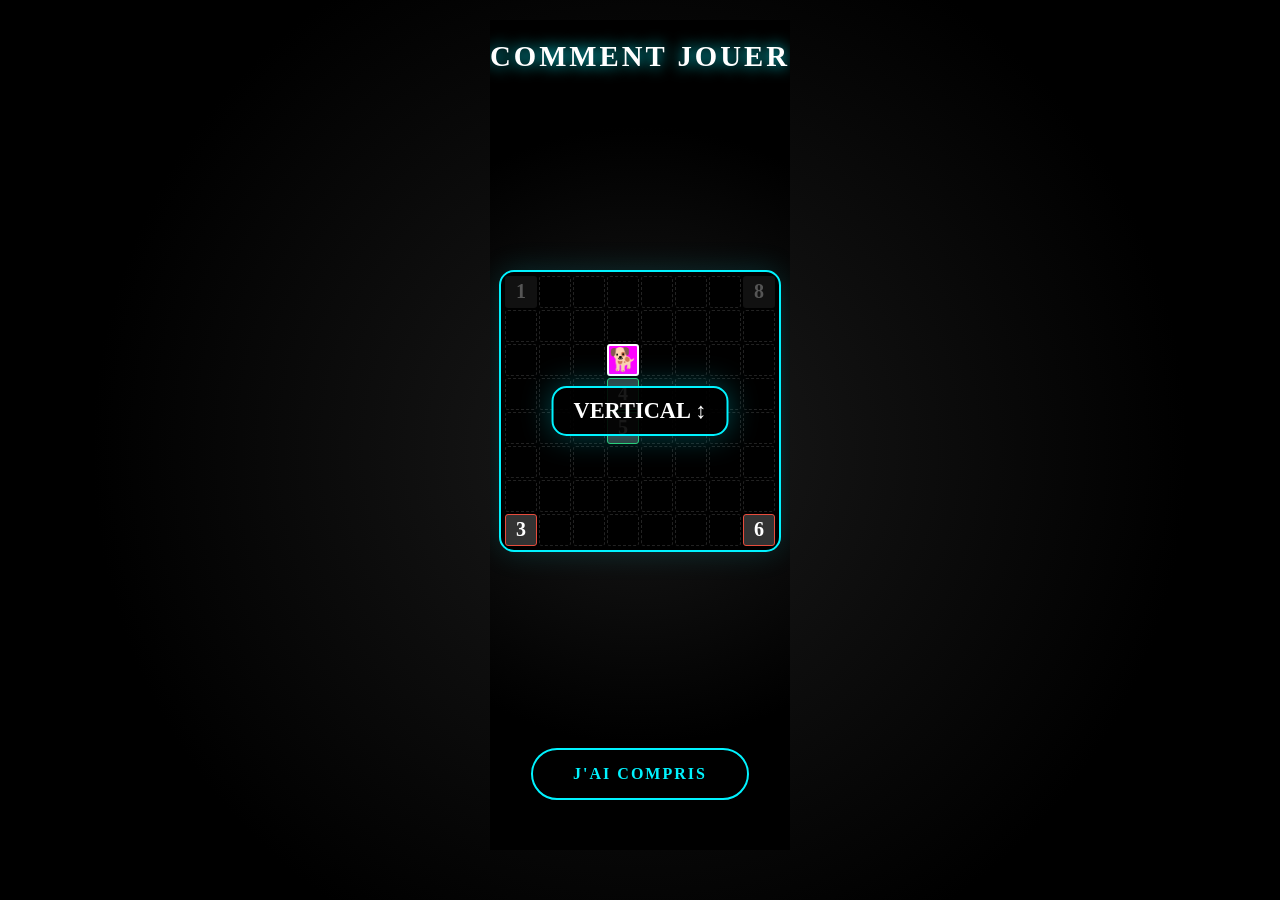
<file: demo.html>
<!DOCTYPE html>
<html lang="fr">
<head>
    <meta charset="UTF-8">
    <meta name="viewport" content="width=device-width, initial-scale=1.0, maximum-scale=1.0, user-scalable=no">
    <title>TOPDOG - Démo</title>
    
    
   <style>

       * { box-sizing: border-box; }
        /* 1. FOND ET LAYOUT (STRATÉGIE SANDWICH) */
        html, body {
            background-color: #000 !important;
            background-image: radial-gradient(circle at center, #1a1a1a 0%, #000 70%);
            
            /* Hauteur dynamique 100% de l'écran visible */
            height: 100dvh; 
            margin: 0; padding: 0;
            
            display: flex; 
            flex-direction: column; 
            
            /* C'est ICI le secret : On écarte les éléments au max */
            /* Le titre monte, le bouton descend, la grille reste au milieu */
            justify-content: space-between; 
            align-items: center;
            
            overflow: hidden; /* Pas de scroll */
            
            /* Marges de sécurité pour ne pas coller aux bords du téléphone */
            padding-top: max(20px, env(safe-area-inset-top));
            padding-bottom: max(50px, env(safe-area-inset-bottom));
        }
        
        /* 2. LE TITRE (FIXÉ EN HAUT) */
        .demo-title {
            flex: 0 0 auto; /* Ne rétrécit pas */
            font-size: clamp(1.2em, 5vw, 1.8em);
            color: #fff; font-weight: 900;
            text-shadow: 0 0 15px #00f3ff;
            text-transform: uppercase; letter-spacing: 3px;
            text-align: center;
            margin-bottom: 10px;
        }

        /* 3. CONTENEUR CENTRAL (LA GRILLE) */
        .demo-container {
            /* FLEXIBILITÉ TOTALE */
            flex: 1; /* Occupe tout l'espace libre au milieu */
            min-height: 0; /* Autorise le rétrécissement extrême si nécessaire */
            
            display: flex; align-items: center; justify-content: center;
            position: relative;
            width: 100%;
        }

        /* 4. LA GRILLE ELLE-MÊME */
        #game-grid {
            pointer-events: none;
            border: 2px solid #00f3ff;
            box-shadow: 0 0 30px rgba(0, 243, 255, 0.15);
            background: #000;
            border-radius: 15px;
            
            display: grid; grid-template-columns: repeat(8, 1fr); grid-template-rows: repeat(8, 1fr); gap: 2px;
            padding: 4px;
            
            /* TAILLE INTELLIGENTE */
            /* La grille essaie de faire 320px */
            /* MAIS elle ne dépassera jamais la largeur de l'écran (90%) */
            /* ET SURTOUT : elle ne dépassera jamais l'espace libre en hauteur ! */
            width: auto;
            height: auto;
            max-width: min(320px, 90vw);
            max-height: min(320px, 90vw);
            
            aspect-ratio: 1 / 1; /* Carré parfait obligatoire */
        }

        /* TUILES */
        .tile {
            width: 100%; height: 100%;
            display: flex; align-items: center; justify-content: center;
            /* Police adaptative */
            font-size: clamp(10px, 4cqi, 20px); 
            font-weight: bold; border-radius: 3px;
            background: #111; color: #555;
        }
        .tile.nine {
            background: #ff00ff !important; color: #fff !important;
            font-size: 1.4em; border: 2px solid #fff; z-index: 10;
        }
        .tile.val-4, .tile.val-5 { color: #fff; background: #333; border: 1px solid #2ecc71; }
        .tile.val-7, .tile.val-2 { color: #fff; background: #333; border: 1px solid #f1c40f; }
        .tile.val-6, .tile.val-3 { color: #fff; background: #333; border: 1px solid #e74c3c; }
        .tile.empty { background: transparent; border: 1px dashed #222; }
        .tile.selected { background: #fff !important; color: #000 !important; transform: scale(1.1); }

        /* 5. BULLE D'INFO */
        .math-bubble {
            position: absolute;
            top: 50%; left: 50%;
            transform: translate(-50%, -50%);
            
            background: rgba(0, 0, 0, 0.9);
            border: 2px solid #00f3ff;
            color: #fff;
            
            padding: 10px 20px; border-radius: 15px;
            font-weight: 900; 
            font-size: clamp(1em, 4vw, 1.4em);
            
            text-align: center;
            box-shadow: 0 0 30px rgba(0, 243, 255, 0.3);
            
            opacity: 0; transition: opacity 0.3s, transform 0.3s;
            z-index: 2000; pointer-events: none;
            white-space: nowrap;
        }

        /* 6. MAIN FANTÔME */
        #ghost-hand {
            position: absolute; font-size: 40px; z-index: 3000;
            transition: all 0.5s ease-in-out; pointer-events: none; display: none;
            filter: drop-shadow(0 0 5px #000);
            /* Important : La main est positionnée par JS, rien à changer ici */
        }

        /* 7. BOUTON RETOUR (FIXÉ EN BAS) */
        .btn-close-demo {
            flex: 0 0 auto; /* Ne rétrécit pas */
            margin-top: 10px;
            background: transparent; border: 2px solid #00f3ff; color: #00f3ff;
            padding: 15px 40px; border-radius: 50px;
            font-size: 1em; cursor: pointer; text-decoration: none; font-weight: bold;
            text-transform: uppercase; letter-spacing: 2px; transition: 0.3s;
        }
        .btn-close-demo:hover { background: #00f3ff; color: #000; box-shadow: 0 0 20px #00f3ff; }

    </style>

    
</head>
<body>

    <div class="demo-title">COMMENT JOUER</div>

    <div class="demo-container">
        <div id="game-grid"></div>
        <div id="ghost-hand">👆</div>
        <div id="math-display" class="math-bubble"></div>
    </div>

    <a href="index.html" class="btn-close-demo">J'AI COMPRIS</a>

    <script>
        const gridEl = document.getElementById('game-grid');
        const hand = document.getElementById('ghost-hand');
        const bubble = document.getElementById('math-display');

        // ETAT GLOBAL DE LA GRILLE
        let demoState = [];

        // --- GÉNÉRATEUR DE GRILLE ---
        function resetGrid(type) {
            // Remplit de vide
            demoState = Array(8).fill().map(() => Array(8).fill(0));
            
            // Remplit de "bruit" (décor) autour pour faire joli
            demoState[0][0] = 1; demoState[0][7] = 8; demoState[7][0] = 3; demoState[7][7] = 6;

            if(type === 1) { // VERTICAL (CHIEN)
                demoState[2][3] = 9; // Chien
                demoState[3][3] = 4; // 4
                demoState[4][3] = 5; // 5
            } 
            else if(type === 2) { // DIAGONAL
                demoState[3][3] = 7; 
                demoState[4][4] = 2; 
                demoState[2][3] = 1; // Décor
            } 
            else if(type === 3) { // HORIZONTAL
                demoState[4][2] = 6;
                demoState[4][3] = 3;
                demoState[5][2] = 8; // Décor
            }
            renderGrid();
        }

        function renderGrid() {
            gridEl.innerHTML = '';
            for(let r=0; r<8; r++) {
                for(let c=0; c<8; c++) {
                    let val = demoState[r][c];
                    let tile = document.createElement('div');
                    tile.className = 'tile';
                    tile.dataset.r = r; tile.dataset.c = c;
                    
                    if(val === 9) {
                        tile.classList.add('nine'); tile.innerText = '🐕'; 
                    } else if (val > 0) {
                        tile.innerText = val; tile.classList.add('val-'+val);
                    } else {
                        tile.classList.add('empty');
                    }
                    gridEl.appendChild(tile);
                }
            }
        }

        // --- MOTEUR DES SCÉNARIOS ---
        async function runFullDemo() {
            while(true) {
                // SCÉNARIO 1 : VERTICAL
                resetGrid(1);
                showBubble("VERTICAL ↕️");
                await wait(1500);
                await playMove(3,3, 4,3, "4 + 5 = 9", true); // True = Chute du chien
                await wait(1000);

                // SCÉNARIO 2 : DIAGONAL
                resetGrid(2);
                showBubble("DIAGONAL ↗️");
                await wait(1500);
                await playMove(3,3, 4,4, "7 + 2 = 9", false);
                await wait(1000);

                // SCÉNARIO 3 : HORIZONTAL
                resetGrid(3);
                showBubble("HORIZONTAL ↔️");
                await wait(1500);
                await playMove(4,2, 4,3, "6 + 3 = 9", false);
                await wait(1000);
            }
        }

        // --- FONCTION GÉNÉRIQUE POUR JOUER UN COUP ---
        async function playMove(r1, c1, r2, c2, text, isDogFall) {
            hideBubble();
            await wait(500);

            // Clic 1
            await moveHandTo(r1, c1);
            highlight(r1, c1);
            await wait(400);

            // Clic 2
            await moveHandTo(r2, c2);
            highlight(r2, c2);
            await wait(400);

            // Explication
            showBubble(text);
            await wait(1500);
            hideBubble();

            // Disparition
            hand.style.display = 'none';
            let t1 = document.querySelector(`.tile[data-r="${r1}"][data-c="${c1}"]`);
            let t2 = document.querySelector(`.tile[data-r="${r2}"][data-c="${c2}"]`);
            if(t1) t1.style.transform = "scale(0)";
            if(t2) t2.style.transform = "scale(0)";
            await wait(300);

            // Mise à jour logique (visuelle)
            demoState[r1][c1] = 0;
            demoState[r2][c2] = 0;
            
            if(isDogFall) {
                // Fait tomber le chien qui était au dessus (hardcodé pour la démo)
                demoState[r1][c1] = 9; 
                demoState[r1-1][c1] = 0; 
            }
            renderGrid();

            if(isDogFall) {
                showBubble("LE CHIEN DESCEND !");
                await wait(2000);
                hideBubble();
            }
        }

        // --- OUTILS ---
        function wait(ms) { return new Promise(resolve => setTimeout(resolve, ms)); }

        function moveHandTo(r, c) {
            return new Promise(resolve => {
                hand.style.display = 'block';
                const tile = document.querySelector(`.tile[data-r="${r}"][data-c="${c}"]`);
                if(tile) {
                    // Calcul précis relatif au conteneur .demo-container
                    // On n'utilise pas getBoundingClientRect de la page entière, mais les offsets
                    const tileLeft = tile.offsetLeft;
                    const tileTop = tile.offsetTop;
                    const tileW = tile.offsetWidth;
                    const tileH = tile.offsetHeight;

                    // On ajoute le padding de la grille (4px)
                    hand.style.left = (tileLeft + 4 + tileW/2 - 20) + 'px';
                    hand.style.top = (tileTop + 4 + tileH/2) + 'px';
                    
                    hand.style.transform = 'scale(1.2)';
                    setTimeout(() => {
                        hand.style.transform = 'scale(1)';
                        resolve();
                    }, 400);
                } else { resolve(); }
            });
        }

        function highlight(r, c) {
            const tile = document.querySelector(`.tile[data-r="${r}"][data-c="${c}"]`);
            if(tile) tile.classList.add('selected');
        }

        function showBubble(text) {
            bubble.innerText = text;
            bubble.style.opacity = 1;
            bubble.style.transform = "translate(-50%, -50%) scale(1)";
        }
        function hideBubble() { 
            bubble.style.opacity = 0; 
            bubble.style.transform = "translate(-50%, -50%) scale(0.8)";
        }

        // DÉMARRAGE
        window.onload = () => {
            runFullDemo();
        };
    </script>
</body>
</html>
</file>
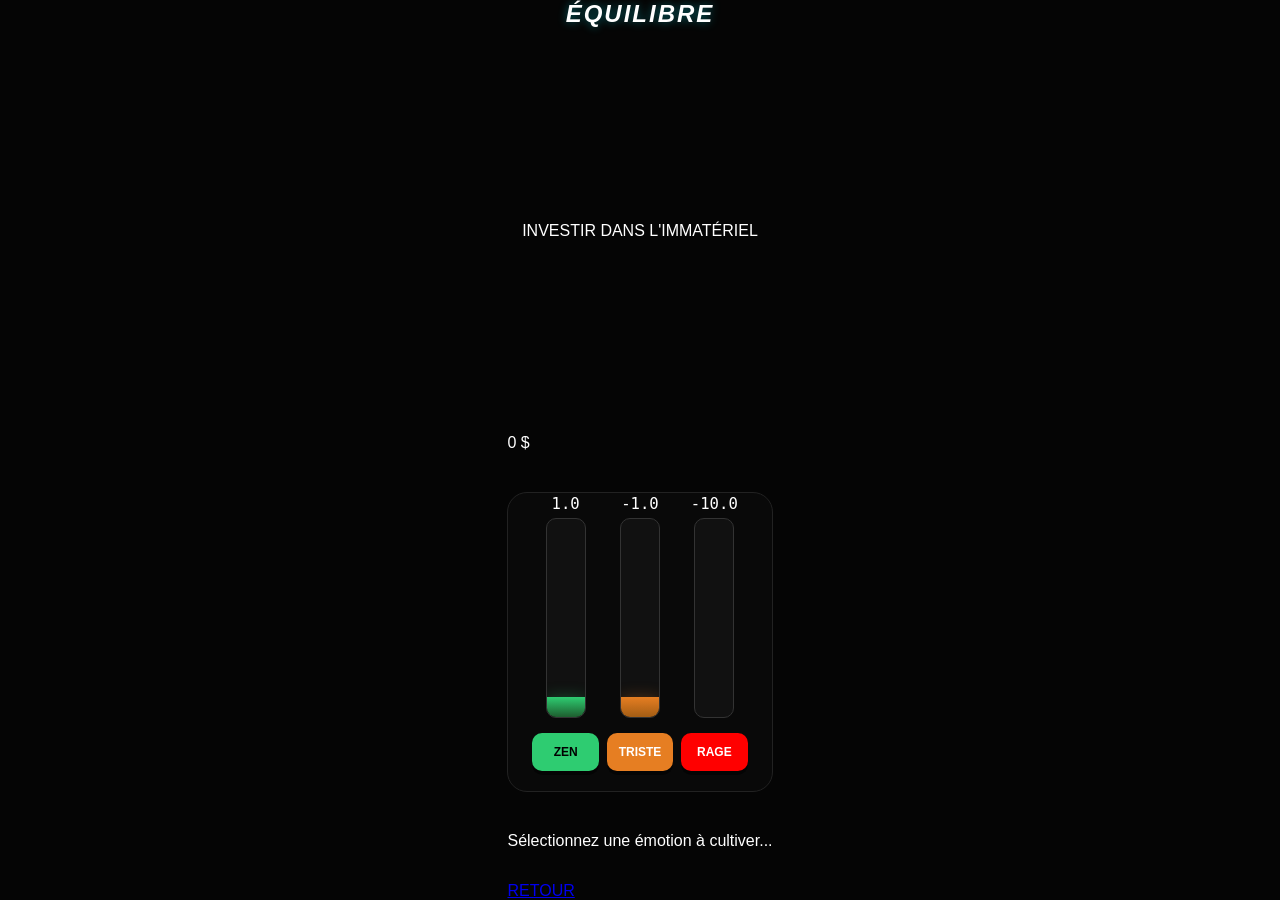
<file: mood.html>
<!DOCTYPE html>
<html lang="fr">
<head>
    <meta charset="UTF-8">
    <meta name="viewport" content="width=device-width, initial-scale=1.0, maximum-scale=1.0, user-scalable=no">
    <title>TOPDOG - État d'Esprit</title>
    <link rel="stylesheet" href="style.css">
    <style>
        .mood-container {
            display: flex; justify-content: space-around; align-items: flex-end;
            height: 300px; margin: 40px 0; padding: 20px; background: rgba(255,255,255,0.02);
            border-radius: 20px; border: 1px solid #222;
        }

        .thermo-wrap { 
    display: flex; 
    flex-direction: column; 
    align-items: center; 
    /* On force la largeur à 30% sans aucune possibilité de rétrécir */
    flex: 0 0 30%; 
}


        .thermo-bar {
            width: 40px; height: 200px; background: #111; border: 1px solid #333;
            border-radius: 10px; position: relative; overflow: hidden;
        }

        .fill { position: absolute; bottom: 0; width: 100%; transition: height 0.5s ease-out; }

        .btn-invest {
    margin-top: 15px; 
    padding: 12px 2px; /* Un peu plus de hauteur, moins de largeur interne */
    border-radius: 10px; 
    border: none;
    font-weight: bold; 
    cursor: pointer; 
    width: 100%; 
    font-size: 0.75em; /* On réduit très légèrement la police pour la sécurité */
    
    /* --- SÉCURITÉ ANTI-DÉFORMATION --- */
    white-space: nowrap;  /* Interdit au texte de passer sur deux lignes */
    overflow: hidden;     /* Coupe ce qui dépasse au cas où */
    text-align: center;
    display: block;
}


        #fill-green { background: linear-gradient(0deg, #1e5e2f, #2ecc71); box-shadow: 0 0 15px rgba(46, 204, 113, 0.3); }
        #fill-orange { background: linear-gradient(0deg, #a35d14, #e67e22); box-shadow: 0 0 15px rgba(230, 126, 34, 0.3); }
        #fill-red { background: linear-gradient(0deg, #7a1111, #ff0000); box-shadow: 0 0 15px rgba(255, 0, 0, 0.3); }
        .label-val { color: #fff; font-family: monospace; margin-bottom: 5px; font-size: 1.2em; }
    </style>
</head>
<body class="skin-bg">
    <h1 class="main-title">ÉQUILIBRE</h1>
    <div class="subtitle">INVESTIR DANS L'IMMATÉRIEL</div>

    <div class="vip-card">
        <div class="status-bar">
            <div class="money" id="wallet-display">0 $</div>
        </div>

        <div class="mood-container">
            <div class="thermo-wrap">
                <span id="val-green" class="label-val">0</span>
                <div class="thermo-bar"><div id="fill-green" class="fill" style="height: 0%;"></div></div>
                <button onclick="invest('green')" class="btn-invest" style="background: #2ecc71; color: #000;">ZEN</button>
            </div>
            <div class="thermo-wrap">
                <span id="val-orange" class="label-val">0</span>
                <div class="thermo-bar"><div id="fill-orange" class="fill" style="height: 0%;"></div></div>
                <button onclick="invest('orange')" class="btn-invest" style="background: #e67e22; color: #fff;">TRISTE</button>
            </div>
            <div class="thermo-wrap">
                <span id="val-red" class="label-val">0</span>
                <div class="thermo-bar"><div id="fill-red" class="fill" style="height: 0%;"></div></div>
                <button onclick="invest('red')" class="btn-invest" style="background: #ff0000; color: #fff;">RAGE</button>
            </div>
        </div>

        <div id="mood-desc" class="desc-text" style="min-height: 50px;">Sélectionnez une émotion à cultiver...</div>
        <a href="index.html" class="btn btn-demo">RETOUR</a>
    </div>

    <script src="mood.js"></script>
</body>
</html>
</file>
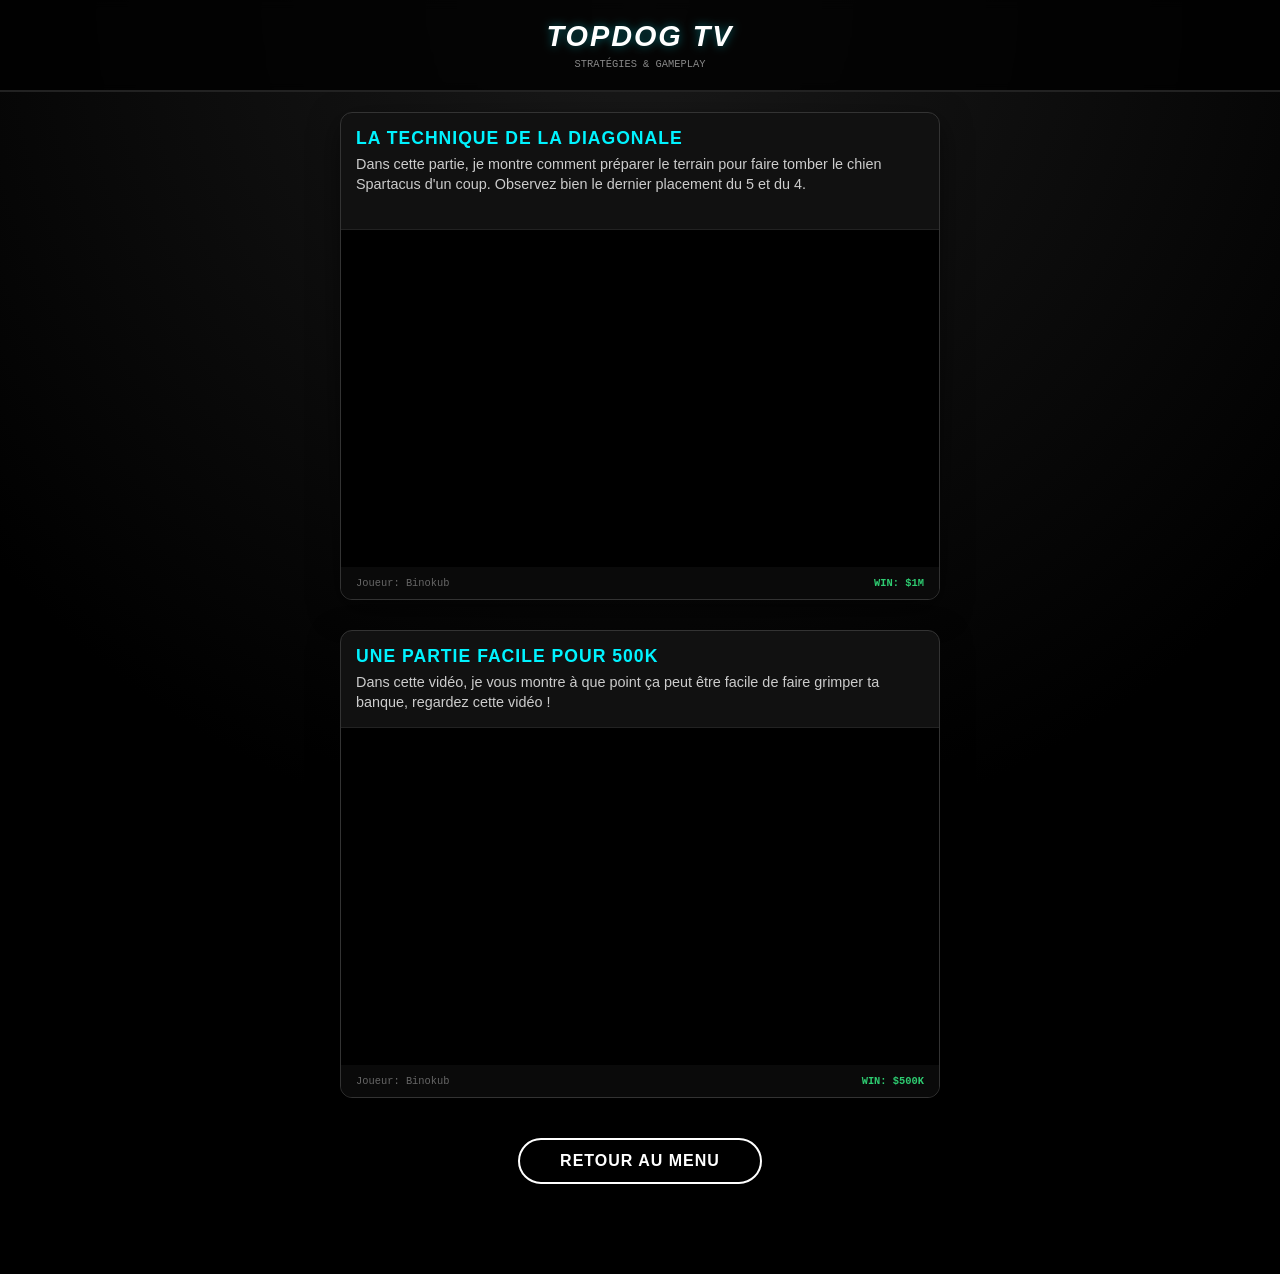
<file: parties.html>
<!DOCTYPE html>
<html lang="fr">
<head>
    <meta charset="UTF-8">
    <meta name="viewport" content="width=device-width, initial-scale=1.0, maximum-scale=1.0, user-scalable=no">
    <title>TOPDOG - Stratégies & Parties</title>
    
    <style>
        :root {
            --bg-color: #050505;
            --card-bg: #111;
            --text-color: #fff;
            --neon-blue: #00f3ff;
            --neon-green: #2ecc71;
            --neon-purple: #9b59b6;
        }

        * { box-sizing: border-box; }

        body {
            font-family: 'Segoe UI', Roboto, Helvetica, Arial, sans-serif;
            background-color: var(--bg-color);
            background-image: radial-gradient(circle at top, #1a1a1a 0%, #000 60%);
            color: var(--text-color);
            margin: 0; padding: 0;
            padding-bottom: 50px; /* Espace pour le scroll */
            padding-top: env(safe-area-inset-top);
        }

        /* HEADER */
        header {
            text-align: center;
            padding: 20px 0;
            border-bottom: 2px solid #222;
            margin-bottom: 20px;
            background: rgba(0,0,0,0.8);
            position: sticky; top: 0; z-index: 100;
            backdrop-filter: blur(5px);
        }

        h1 {
            margin: 0; font-style: italic;
            font-size: 1.8em; font-weight: 900; letter-spacing: 2px;
            text-transform: uppercase;
            text-shadow: 0 0 10px rgba(0, 243, 255, 0.4);
        }
        .subtitle {
            color: #888; font-size: 0.8em; margin-top: 5px; font-family: monospace;
        }

        /* CONTENEUR PRINCIPAL */
        .container {
            width: 94%; max-width: 600px;
            margin: 0 auto;
            display: flex; flex-direction: column; gap: 30px;
        }

        /* --- LE BLOC VIDÉO (DESIGN NÉON) --- */
        .video-card {
            background: var(--card-bg);
            border: 1px solid #333;
            border-radius: 12px;
            overflow: hidden;
            box-shadow: 0 10px 30px rgba(0,0,0,0.5);
            transition: transform 0.2s;
        }
        .video-card:hover {
            border-color: var(--neon-blue);
            transform: translateY(-2px);
        }

        .video-header {
            padding: 15px;
            border-bottom: 1px solid #222;
        }
        .video-title {
            color: var(--neon-blue); font-weight: bold; font-size: 1.1em;
            margin-bottom: 5px; text-transform: uppercase; letter-spacing: 1px;
        }
        .video-desc {
            color: #ccc; font-size: 0.9em; line-height: 1.4;
        }

        /* CONTENEUR YOUTUBE RESPONSIVE */
        .video-wrapper {
            position: relative;
            padding-bottom: 56.25%; /* Ratio 16:9 */
            height: 0;
            background: #000;
        }
        .video-wrapper iframe {
            position: absolute; top: 0; left: 0;
            width: 100%; height: 100%;
            border: none;
        }

        .video-footer {
            padding: 10px 15px;
            background: #0a0a0a;
            font-size: 0.8em; color: #666; font-family: monospace;
            display: flex; justify-content: space-between;
        }
        .tag { color: var(--neon-green); font-weight: bold; }

        /* BOUTON RETOUR */
        .btn-back-container {
            text-align: center; margin-top: 40px; margin-bottom: 40px;
        }
        .btn-back {
            display: inline-block;
            text-decoration: none;
            background: transparent; border: 2px solid var(--text-color);
            color: var(--text-color);
            padding: 12px 40px; border-radius: 50px;
            font-weight: bold; text-transform: uppercase; letter-spacing: 1px;
            transition: 0.3s;
        }
        .btn-back:hover {
            background: var(--text-color); color: #000;
            box-shadow: 0 0 20px rgba(255,255,255,0.5);
        }

    </style>
</head>
<body>

    <header>
        <h1>TOPDOG TV</h1>
        <div class="subtitle">STRATÉGIES & GAMEPLAY</div>
    </header>

    <div class="container">

        <div class="video-card">
            <div class="video-header">
                <div class="video-title">LA TECHNIQUE DE LA DIAGONALE</div>
                <div class="video-desc">
                    Dans cette partie, je montre comment préparer le terrain pour faire tomber le chien Spartacus d'un coup. Observez bien le dernier placement du 5 et du 4.
                    </BR></BR>
                </div>
            </div>
            
            <div class="video-wrapper">
                <iframe src="https://www.youtube.com/embed/zdblkuvK-M0" title="TopDog Strategy" allow="accelerometer; autoplay; clipboard-write; encrypted-media; gyroscope; picture-in-picture" allowfullscreen></iframe>
            </div>

            <div class="video-footer">
                <span>Joueur: Binokub</span>
                <span class="tag">WIN: $1M</span>
            </div>
        </div>

        <div class="video-card">
            <div class="video-header">
                <div class="video-title">UNE PARTIE FACILE POUR 500K</div>
                <div class="video-desc">
                   Dans cette vidéo, je vous montre à que point ça peut être facile de faire grimper ta banque, regardez cette vidéo !
                </div>
            </div>
            
            <div class="video-wrapper">
                <iframe src="https://www.youtube.com/embed/nZogDLiSyDA" title="TopDog Strategy" allow="accelerometer; autoplay; clipboard-write; encrypted-media; gyroscope; picture-in-picture" allowfullscreen></iframe>
            </div>

            <div class="video-footer">
                <span>Joueur: Binokub</span>
                <span class="tag">WIN: $500K</span>
            </div>
        </div>



      
        </div>

    <div class="btn-back-container">
        <a href="index.html" class="btn-back">RETOUR AU MENU</a>
    </div>

</body>
</html>
</file>
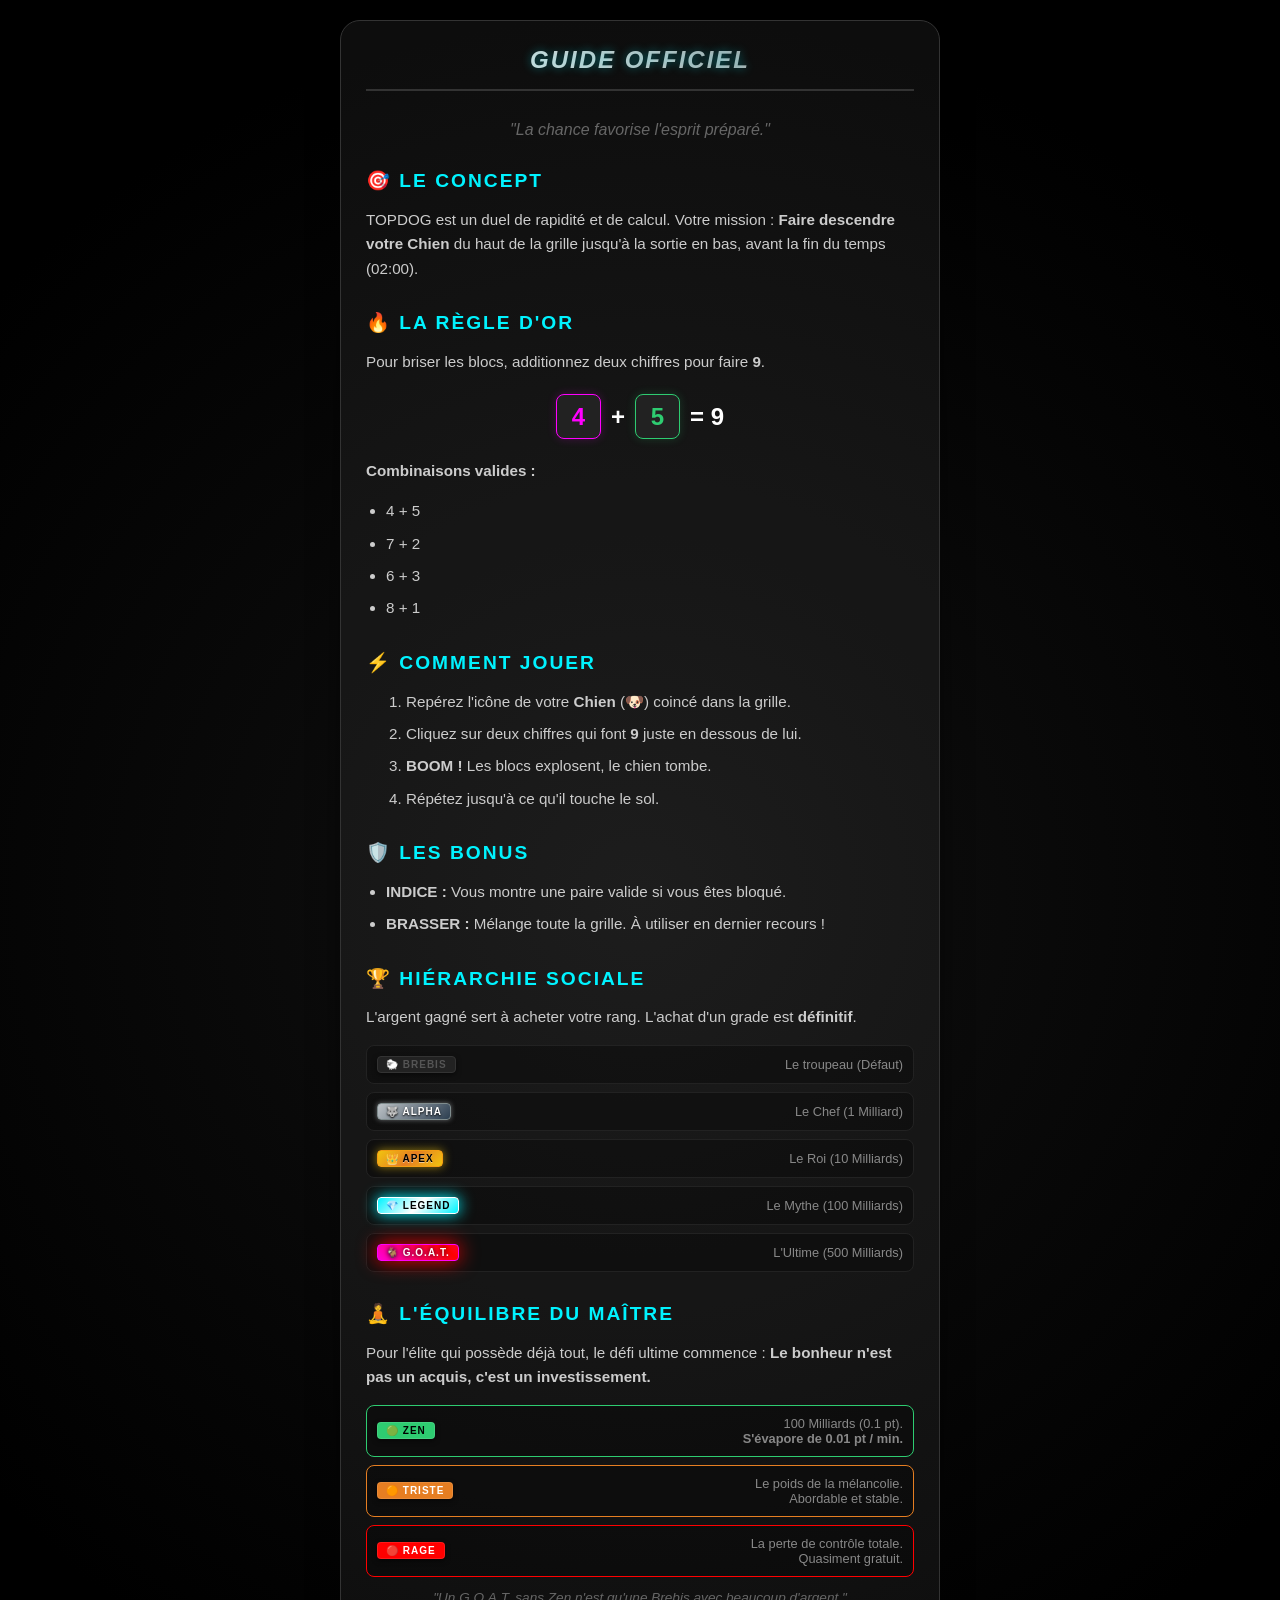
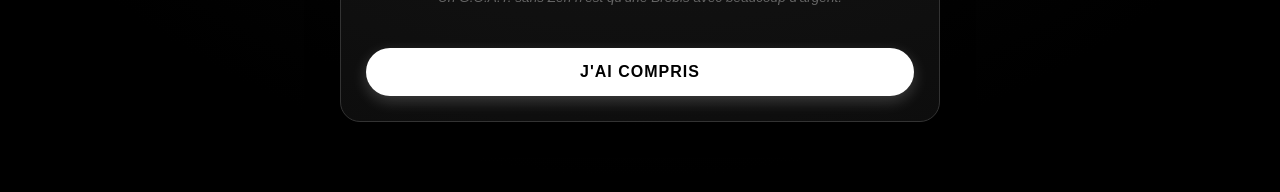
<file: rules.html>
<!DOCTYPE html>
<html lang="fr">
<head>
    <meta charset="UTF-8">
    <meta name="viewport" content="width=device-width, initial-scale=1.0, maximum-scale=1.0, user-scalable=no">
    <title>TOPDOG - Règles</title>
    
    <link rel="stylesheet" href="style.css?v=FINAL">
    <link rel="stylesheet" href="badges.css">
    
    <style>
        /* OVERRIDE CRUCIAL : On écrase le style du jeu qui bloque le scroll */
        body {
            position: static !important; /* Annule le 'fixed' du jeu */
            height: auto !important;     /* Annule le '100%' du jeu */
            overflow-y: auto !important; /* Autorise le scroll vertical */
            display: flex !important;
            flex-direction: column; 
            align-items: center;
            
            background-color: #000;
            background-image: radial-gradient(circle at center, #111 0%, #000 80%);
            color: #fff;
            font-family: 'Segoe UI', Roboto, sans-serif;
            padding: 20px;
            min-height: 100vh;
        }

        .container {
            max-width: 600px; width: 100%;
            background: rgba(255, 255, 255, 0.05);
            padding: 25px; border-radius: 20px;
            border: 1px solid #333;
            box-shadow: 0 0 30px rgba(0,0,0,0.5);
            margin-bottom: 50px; /* Marge en bas pour être sûr qu'on peut tout lire */
        }

        h1 {
            text-align: center; font-style: italic; font-weight: 900;
            background: linear-gradient(45deg, #fff, #888);
            -webkit-background-clip: text; -webkit-text-fill-color: transparent;
            margin-bottom: 30px; border-bottom: 2px solid #333; padding-bottom: 15px;
        }

        h2 {
            color: #00f3ff; font-size: 1.2em; text-transform: uppercase;
            letter-spacing: 2px; margin-top: 30px;
            display: flex; align-items: center; gap: 10px;
        }

        p, li {
            color: #ccc; line-height: 1.6; font-size: 0.95em;
        }
        
        ul { padding-left: 20px; }
        li { margin-bottom: 8px; }

        /* VISUEL 4+5 */
        .math-demo {
            display: flex; justify-content: center; align-items: center; gap: 10px;
            margin: 20px 0; font-size: 1.5em; font-weight: bold;
        }
        .box {
            width: 45px; height: 45px; border-radius: 8px;
            display: flex; align-items: center; justify-content: center;
            border: 1px solid #444; background: #222;
        }
        .val-4 { color: #ff00ff; border-color: #ff00ff; box-shadow: 0 0 10px rgba(255,0,255,0.2); }
        .val-5 { color: #2ecc71; border-color: #2ecc71; box-shadow: 0 0 10px rgba(46,204,113,0.2); }

        /* TABLEAU DES BADGES */
        .badge-row {
            display: flex; align-items: center; justify-content: space-between;
            background: rgba(0,0,0,0.3); padding: 10px;
            margin-bottom: 8px; border-radius: 8px; border: 1px solid #222;
        }
        .badge-desc { font-size: 0.8em; color: #888; text-align: right; }

        /* BOUTON RETOUR */
        .btn-back {
            display: block; width: 100%; padding: 15px 0; margin-top: 40px;
            background: #fff; color: #000; text-align: center;
            text-decoration: none; font-weight: 900; border-radius: 50px;
            text-transform: uppercase; letter-spacing: 1px;
            box-shadow: 0 5px 15px rgba(255,255,255,0.2);
            transition: transform 0.1s;
        }
        .btn-back:active { transform: scale(0.95); }

    </style>
</head>
<body>

    <div class="container">
        <h1>GUIDE OFFICIEL</h1>

        <div style="text-align:center; font-style:italic; color:#666; margin-bottom:20px;">
            "La chance favorise l'esprit préparé."
        </div>

        <h2>🎯 LE CONCEPT</h2>
        <p>
            TOPDOG est un duel de rapidité et de calcul.
            Votre mission : <strong>Faire descendre votre Chien</strong> du haut de la grille jusqu'à la sortie en bas, avant la fin du temps (02:00).
        </p>

        <h2>🔥 LA RÈGLE D'OR</h2>
        <p>Pour briser les blocs, additionnez deux chiffres pour faire <strong>9</strong>.</p>
        
        <div class="math-demo">
            <div class="box val-4">4</div> + <div class="box val-5">5</div> = 9
        </div>

        <p><strong>Combinaisons valides :</strong></p>
        <ul>
            <li>4 + 5</li>
            <li>7 + 2</li>
            <li>6 + 3</li>
            <li>8 + 1</li>
        </ul>

        <h2>⚡ COMMENT JOUER</h2>
        <ol>
            <li>Repérez l'icône de votre <strong>Chien</strong> (🐶) coincé dans la grille.</li>
            <li>Cliquez sur deux chiffres qui font <strong>9</strong> juste en dessous de lui.</li>
            <li><strong>BOOM !</strong> Les blocs explosent, le chien tombe.</li>
            <li>Répétez jusqu'à ce qu'il touche le sol.</li>
        </ol>

        <h2>🛡️ LES BONUS</h2>
        <ul>
            <li><strong>INDICE :</strong> Vous montre une paire valide si vous êtes bloqué.</li>
            <li><strong>BRASSER :</strong> Mélange toute la grille. À utiliser en dernier recours !</li>
        </ul>

        <h2>🏆 HIÉRARCHIE SOCIALE</h2>
        <p>L'argent gagné sert à acheter votre rang. L'achat d'un grade est <strong>définitif</strong>.</p>

        <div class="badge-row">
            <span class="badge badge-sheep" style="margin:0">🐑 BREBIS</span>
            <span class="badge-desc">Le troupeau (Défaut)</span>
        </div>
        <div class="badge-row">
            <span class="badge badge-alpha" style="margin:0">🐺 ALPHA</span>
            <span class="badge-desc">Le Chef (1 Milliard)</span>
        </div>
        <div class="badge-row">
            <span class="badge badge-apex" style="margin:0">👑 APEX</span>
            <span class="badge-desc">Le Roi (10 Milliards)</span>
        </div>
        <div class="badge-row">
            <span class="badge badge-legend" style="margin:0">💎 LEGEND</span>
            <span class="badge-desc">Le Mythe (100 Milliards)</span>
        </div>
        <div class="badge-row">
            <span class="badge badge-goat" style="margin:0">🐐 G.O.A.T.</span>
            <span class="badge-desc">L'Ultime (500 Milliards)</span>
        </div>

<h2>🧘 L'ÉQUILIBRE DU MAÎTRE</h2>
        <p>
            Pour l'élite qui possède déjà tout, le défi ultime commence : 
            <strong>Le bonheur n'est pas un acquis, c'est un investissement.</strong>
        </p>

        <div class="badge-row" style="border-color: #2ecc71;">
            <span class="badge" style="background:#2ecc71; color:#000; margin:0">🟢 ZEN</span>
            <span class="badge-desc">100 Milliards (0.1 pt). <br><strong>S'évapore de 0.01 pt / min.</strong></span>
        </div>
        <div class="badge-row" style="border-color: #e67e22;">
            <span class="badge" style="background:#e67e22; color:#fff; margin:0">🟠 TRISTE</span>
            <span class="badge-desc">Le poids de la mélancolie. <br>Abordable et stable.</span>
        </div>
        <div class="badge-row" style="border-color: #ff0000;">
            <span class="badge" style="background:#ff0000; color:#fff; margin:0">🔴 RAGE</span>
            <span class="badge-desc">La perte de contrôle totale. <br>Quasiment gratuit.</span>
        </div>

        <p style="font-style: italic; font-size: 0.85em; text-align: center; margin-top: 10px; color: #666;">
            "Un G.O.A.T. sans Zen n'est qu'une Brebis avec beaucoup d'argent."
        </p>


        <a href="index.html" class="btn-back">J'AI COMPRIS</a>
    </div>

</body>
</html>
</file>
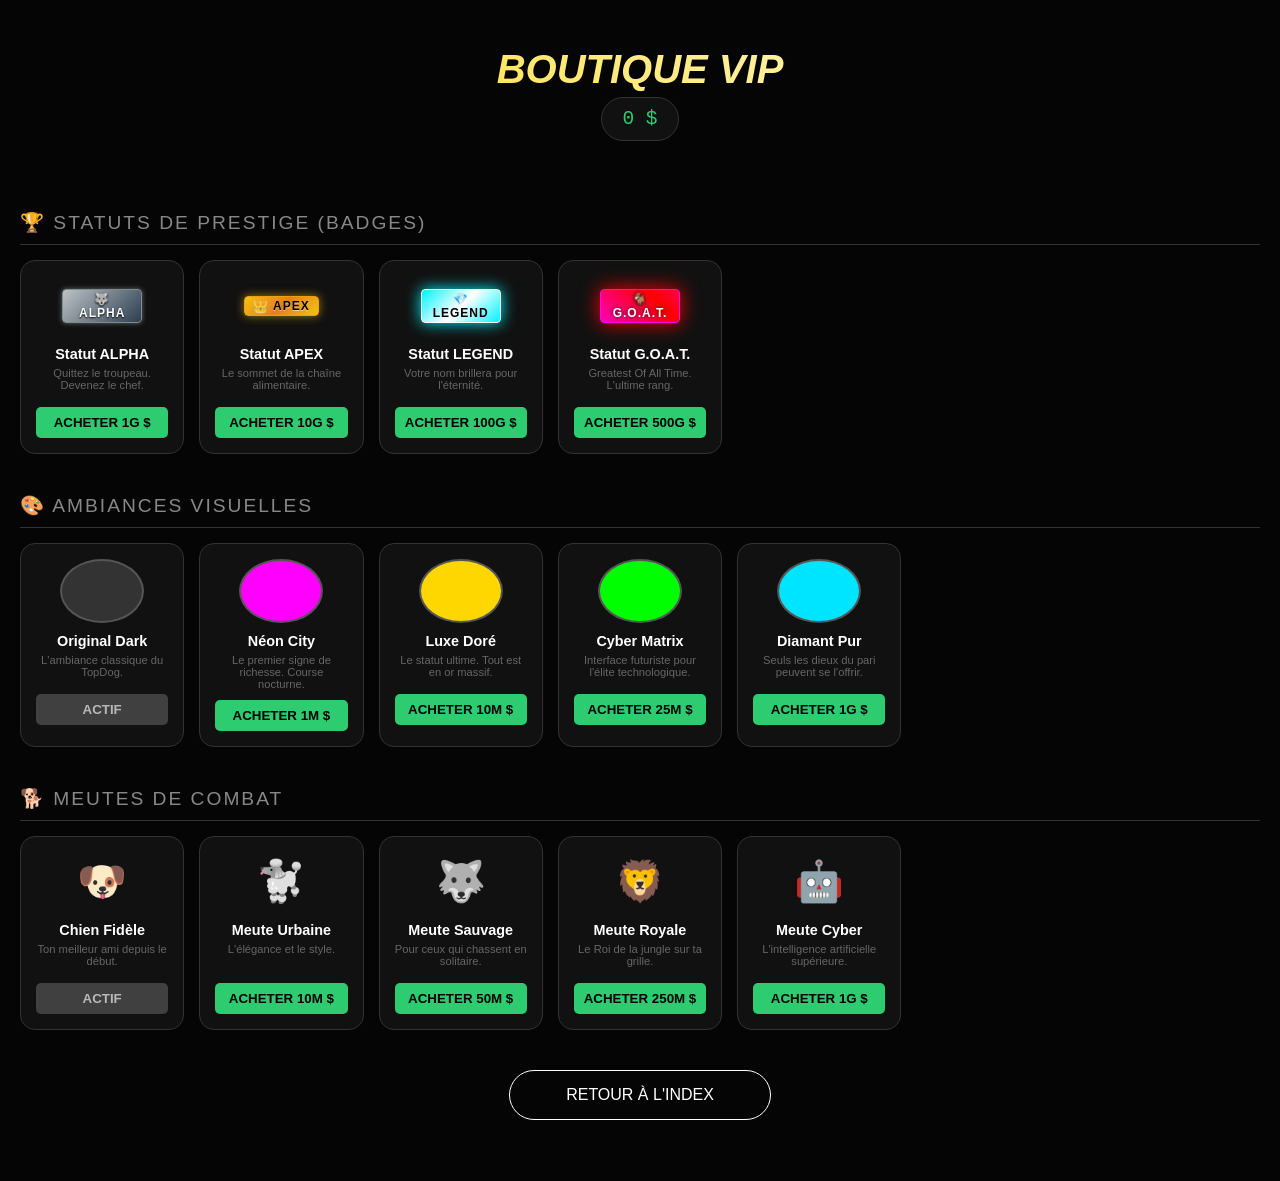
<file: store.html>
<!DOCTYPE html>
<html lang="fr">
<head>
    <meta charset="UTF-8">
    <meta name="viewport" content="width=device-width, initial-scale=1.0, maximum-scale=1.0, user-scalable=no">
    <title>TOPDOG - Boutique VIP</title>
    <style>
        body {
            background-color: #050505; color: #fff;
            font-family: 'Segoe UI', Roboto, sans-serif;
            margin: 0; padding: 20px;
            text-align: center;
        }
        h1 {
            font-size: 2.5em; font-style: italic; margin-bottom: 5px;
            background: linear-gradient(45deg, #ffd700, #fff);
            -webkit-background-clip: text; -webkit-text-fill-color: transparent;
        }
        .wallet-box {
            background: #111; padding: 10px 20px; border-radius: 50px;
            display: inline-block; border: 1px solid #333; margin-bottom: 30px;
            font-family: monospace; font-size: 1.5em; color: #2ecc71;
        }
        .section-title {
            text-align: left; margin-top: 40px; margin-bottom: 15px;
            font-size: 1.2em; color: #888; text-transform: uppercase; letter-spacing: 2px;
            border-bottom: 1px solid #333; padding-bottom: 10px;
        }
        .store-grid {
            display: grid; grid-template-columns: repeat(auto-fill, minmax(160px, 1fr)); gap: 15px;
        }
        .item-card {
            background: #111; border: 1px solid #333; border-radius: 15px;
            padding: 15px; display: flex; flex-direction: column; align-items: center;
            transition: 0.2s; position: relative;
        }
        .item-preview {
            width: 80px; height: 60px; border-radius: 10px; margin-bottom: 10px;
            display: flex; align-items: center; justify-content: center;
            font-size: 30px; 
            /* On retire les bordures par défaut ici pour laisser le CSS des badges faire le travail */
        }
        .item-name { font-weight: bold; margin-bottom: 5px; font-size: 0.9em; }
        .item-desc { font-size: 0.7em; color: #666; margin-bottom: 10px; min-height: 30px; }
        .item-price { color: #f1c40f; font-size: 0.9em; margin-bottom: 10px; }
        
        .btn-action {
            background: #2ecc71; color: #000; border: none; padding: 8px 0;
            width: 100%; border-radius: 5px; font-weight: bold; cursor: pointer;
        }
        .btn-action.owned { background: #3498db; color: #fff; cursor: default; } /* Bleu pour possédé */
        .btn-action.locked { background: #333; color: #555; cursor: not-allowed; }
        .btn-equipped { background: #555; color: #fff; opacity: 0.7; cursor: default; }

        .back-btn {
            display: block; margin: 40px auto; padding: 15px 30px;
            background: transparent; border: 1px solid #fff; color: #fff;
            text-decoration: none; border-radius: 50px; width: 200px;
        }

        /* --- OPTIMISATION MOBILE --- */
        @media (max-width: 600px) {
            body { padding: 10px; }
            h1 { font-size: 1.8em; }
            .store-grid { grid-template-columns: 1fr 1fr !important; gap: 8px; }
            .item-card { padding: 10px; }
            .item-name { font-size: 0.8em; height: 2.2em; overflow: hidden; display: flex; align-items: center; justify-content: center; }
            .item-desc { display: none; }
            .btn-action { font-size: 0.8em; padding: 6px 0; }
            .wallet-box { font-size: 1.2em; padding: 8px 15px; margin-bottom: 20px; }
        }
    </style>
    <link rel="stylesheet" href="badges.css">
</head>
<body>

    <h1>BOUTIQUE VIP</h1>
    <div class="wallet-box" id="wallet-amount">Chargement...</div>

    <div class="section-title">🏆 STATUTS DE PRESTIGE (BADGES)</div>
    <div class="store-grid" id="badge-grid"></div>

    <div class="section-title">🎨 AMBIANCES VISUELLES</div>
    <div class="store-grid" id="skin-grid"></div>

    <div class="section-title">🐕 MEUTES DE COMBAT</div>
    <div class="store-grid" id="dog-grid"></div>

    <a href="index.html" class="back-btn">RETOUR À L'INDEX</a>

    <script src="catalog.js?v=FINAL"></script>
    <script>
        // 1. Initialisation
        const walletEl = document.getElementById('wallet-amount');
        const skinGridEl = document.getElementById('skin-grid');
        const dogGridEl = document.getElementById('dog-grid');
        const badgeGridEl = document.getElementById('badge-grid'); // Nouveau

        // On charge l'argent
        function getWallet() {
            return parseInt(localStorage.getItem('topdog_wallet')) || 0;
        }

        // On charge les inventaires
        function getInventory(type) {
            return JSON.parse(localStorage.getItem('topdog_inventory_' + type) || '[]');
        }

        // 2. Affichage
        function renderStore() {
            // Affiche l'argent formatté
            const money = getWallet();
            let displayMoney = money;
            if (money >= 1000000000) displayMoney = (money / 1000000000).toFixed(1).replace(/\.0$/, '') + 'G';
            else if (money >= 1000000) displayMoney = (money / 1000000).toFixed(1).replace(/\.0$/, '') + 'M';
            else if (money >= 1000) displayMoney = (money / 1000).toFixed(1).replace(/\.0$/, '') + 'k';
            
            walletEl.innerText = displayMoney + " $";

            // On vide les grilles
            skinGridEl.innerHTML = '';
            dogGridEl.innerHTML = '';
            badgeGridEl.innerHTML = '';

            // Fusion des catalogues
            const allItems = [
                ...CATALOG.badges.map(i => ({...i, type: 'badge'})), // Les badges en premier dans le code (mais affichés où on veut via HTML)
                ...CATALOG.skins.map(i => ({...i, type: 'skin'})),
                ...CATALOG.dogs.map(i => ({...i, type: 'dog'}))
            ];

            allItems.forEach(item => {
                const card = document.createElement('div');
                card.className = 'item-card';
                
                const inventory = getInventory(item.type);
                // Si prix est 0 ou si c'est dans l'inventaire, c'est possédé
                const isOwned = inventory.includes(item.id) || item.price === 0;
                
                // Gestion spécifique pour l'équipement actif
                let isEquipped = false;
                if(item.type !== 'badge') {
                    // Les badges ne s'équipent pas manuellement, ils sont passifs
                    let activeId = localStorage.getItem('topdog_active_' + (item.type === 'skin' ? 'bg' : 'dog'));
                    if (!activeId) {
                        activeId = (item.type === 'skin') ? 'bg_default' : 'dog_default';
                    }
                    isEquipped = (activeId === item.id);
                }

                // --- VISUEL ---
                let visual = '';
                if(item.type === 'skin') {
                    visual = `<div class="item-preview" style="background:${item.color}; border-radius:50%; border:2px solid #555;"></div>`;
                } else if(item.type === 'dog') {
                    visual = `<div class="item-preview" style="background:transparent; font-size:40px;">${item.emoji}</div>`;
                } else if(item.type === 'badge') {
                    // Pour le badge, on utilise les classes CSS définies dans badges.css
                    // On enlève le margin-left pour le centrer dans la carte
                    visual = `<div class="item-preview" style="background:transparent;"><span class="badge ${item.class}" style="margin:0; font-size:12px;">${item.icon} ${item.name.replace('Statut ', '')}</span></div>`;
                }

                // --- BOUTON ---
                let btnHtml = '';
                
                if (item.type === 'badge') {
                    // Logique Spéciale Badge : On achète et c'est tout (Pas de bouton équiper)
                    if (isOwned) {
                        btnHtml = `<button class="btn-action owned" disabled>POSSÉDÉ</button>`;
                    } else {
                        const canBuy = money >= item.price;
                        const btnClass = canBuy ? 'btn-buy' : 'btn-locked';
                        let priceText = formatPrice(item.price);
                        btnHtml = `<button class="btn-action ${btnClass}" onclick="buyItem('${item.type}', '${item.id}')">ACHETER ${priceText} $</button>`;
                    }
                } else {
                    // Logique Standard (Skin/Dog) : Acheter -> Équiper
                    if (isEquipped) {
                        btnHtml = `<button class="btn-action btn-equipped" disabled>ACTIF</button>`;
                    } else if (isOwned) {
                        btnHtml = `<button class="btn-action btn-owned" onclick="equipItem('${item.type}', '${item.id}')">ÉQUIPER</button>`;
                    } else {
                        const canBuy = money >= item.price;
                        const btnClass = canBuy ? 'btn-buy' : 'btn-locked';
                        let priceText = formatPrice(item.price);
                        btnHtml = `<button class="btn-action ${btnClass}" onclick="buyItem('${item.type}', '${item.id}')">ACHETER ${priceText} $</button>`;
                    }
                }

                card.innerHTML = `
                    ${visual}
                    <div class="item-name">${item.name}</div>
                    <div class="item-desc">${item.desc}</div>
                    ${btnHtml}
                `;
                
                // Placement dans la bonne grille
                if (item.type === 'skin') {
                    skinGridEl.appendChild(card);
                } else if (item.type === 'dog') {
                    dogGridEl.appendChild(card);
                } else {
                    badgeGridEl.appendChild(card);
                }
            });
        }

        function formatPrice(price) {
            if(price >= 1000000000) return (price/1000000000) + 'G';
            if(price >= 1000000) return (price/1000000) + 'M';
            return price;
        }

        // 3. ACHAT
        window.buyItem = function(type, id) {
            // Récupère la bonne liste
            let list;
            if(type === 'skin') list = CATALOG.skins;
            else if(type === 'dog') list = CATALOG.dogs;
            else list = CATALOG.badges;

            const item = list.find(i => i.id === id);
            const currentMoney = getWallet();

            if (currentMoney >= item.price) {
                localStorage.setItem('topdog_wallet', currentMoney - item.price);
                let inventory = getInventory(type);
                inventory.push(id);
                localStorage.setItem('topdog_inventory_' + type, JSON.stringify(inventory));
                renderStore(); 
            } else {
                alert("Pas assez d'argent !");
            }
        };

        // 4. ÉQUIPEMENT (Uniquement pour Skins et Dogs)
        window.equipItem = function(type, id) {
            if (type === 'skin') {
                localStorage.setItem('topdog_active_bg', id);
            } else if (type === 'dog') {
                localStorage.setItem('topdog_active_dog', id);
            }
            renderStore();
        };

        renderStore();
    </script>
</body>
</html>
</file>
<file: style.css>
:root {
    --bg-color: #050505;
    --tile-bg: #151515;
    --tile-text: #fff;
    --c1: #00f3ff; --c2: #2980b9; --c3: #9b59b6; --c4: #ff00ff;
    --c5: #2ecc71; --c6: #f1c40f; --c7: #e67e22; --c8: #e74c3c;
    --accent-dog: #ff9f43;
}

* { box-sizing: border-box; }

/* VER 1.3 RESTRUCTURÉ */

/* 1. RETOUR À LA STRUCTURE V1.0 (LE VERROUILLAGE) */
body {
    font-family: 'Segoe UI', Roboto, Helvetica, Arial, sans-serif;
    background-color: var(--bg-color);
    color: var(--tile-text);
    margin: 0; padding: 0;

    /* LA CLEF DU SUCCÈS V1.0 : On fixe l'écran comme un poster */
    position: fixed; 
    top: 0; left: 0; 
    width: 100%; 
    height: 100%;

    /* Gestion des marges iPhone */
    padding-top: env(safe-area-inset-top);
    padding-bottom: env(safe-area-inset-bottom);

    /* Flexbox pour tout aligner */
    display: flex; 
    flex-direction: column; 
    align-items: center; 
    justify-content: space-between;

    overscroll-behavior: none;
    -webkit-user-select: none; user-select: none;
    -webkit-tap-highlight-color: transparent;
}

/* 2. ÉLÉMENTS FIXES (Header, HUD, Controls) */
.top-bar, #betting-board, .hud, .controls {
    flex-shrink: 0; /* Interdit de s'écraser */
    width: 96%; 
    max-width: 500px;
    z-index: 10;
}

/* --- HEADER --- */
.top-bar {
    display: flex; justify-content: space-between; align-items: center;
    padding: 10px 0 5px 0;
}
h1 { 
    margin: 0; font-style: italic; color: #fff; 
    font-size: clamp(18px, 5vw, 24px); 
    font-weight: 900; letter-spacing: 2px;
    text-shadow: 0 0 10px rgba(0, 243, 255, 0.4);
}
.header-buttons { display: flex; gap: 8px; }
.btn-circle {
    width: 30px; height: 30px; border-radius: 50%; border: 2px solid #333;
    background: #111; color: #888; font-weight: bold; cursor: pointer;
    display: flex; align-items: center; justify-content: center; font-size: 1em;
}

/* --- HUD --- */
#betting-board {
    display: grid; grid-template-columns: repeat(2, 1fr); gap: 6px;
    margin-bottom: 5px;
}
.bet-card {
    display: flex; justify-content: space-between; align-items: center;
    background: #0f0f0f; padding: 4px 8px; border-radius: 6px;
    border: 1px solid #333; border-left: 3px solid #444; font-size: 12px;
}
.bet-card.winner { border-color: #2ecc71; background: #0b2210; }
.bet-card.loser { opacity: 0.3; filter: grayscale(100%); }
.dog-badge { 
    background: #fff; color: #000; font-size: 0.8em; 
    width: 16px; height: 16px; border-radius: 50%; 
    display: flex; align-items: center; justify-content: center; font-weight: 900; margin-right: 5px;
}
.dog-name { display: flex; align-items: center; font-weight: 700; color:#ccc;}
.bet-amount { color: #2ecc71; font-family: monospace; font-weight: bold; }

.hud { 
    display: flex; justify-content: space-between;
    background: #111; padding: 5px 15px; border-radius: 50px; border: 1px solid #222;
    margin-bottom: 5px;
}
.hud-item { display: flex; flex-direction: column; align-items: center; }
.hud-label { font-size: 0.6em; color: #666; letter-spacing: 1px; }
.hud-value { font-size: 1.1em; font-weight: bold; color: #fff; font-family: monospace; }
.hud-value.highlight { color: #f1c40f; }

/* 3. LE RETOUR DE LA LOGIQUE V1.0 POUR LA GRILLE */
.game-container {
    flex-grow: 1; /* Occupe l'espace restant */
    display: flex; align-items: center; justify-content: center;
    width: 100%; position: relative; overflow: hidden; padding: 5px 0;
}

#game-grid {
    display: grid; 
    grid-template-columns: repeat(8, 1fr); 
    grid-template-rows: repeat(8, 1fr); 
    gap: 3px;
    
    background: #000; padding: 4px; border-radius: 12px; border: 2px solid #333;
    box-shadow: 0 10px 30px rgba(0,0,0,0.5);

    /* --- ICI : ON REPREND LA LOGIQUE EXACTE DE LA V1.0 --- */
    /* width: min(Largeur, 52% Hauteur) */
    /* Le !important bloque les skins capricieux */
    width: min(94vw, 52vh) !important;
    height: min(94vw, 52vh) !important;
    
    margin: auto !important;
}

/* --- TUILES (Style V1.3 conservé) --- */
.tile {
    width: 100%; height: 100%; background-color: var(--tile-bg);
    display: flex; align-items: center; justify-content: center;
    font-size: clamp(10px, 3.5vh, 26px);
    font-weight: 800; border-radius: 4px;
    position: relative; transition: transform 0.1s;
    border-bottom: 2px solid rgba(0,0,0,0.3); cursor: pointer;
}
.val-1 { color: var(--c1); border: 1px solid rgba(0, 243, 255, 0.3); background: rgba(0, 243, 255, 0.05); }
.val-2 { color: var(--c2); border: 1px solid rgba(41, 128, 185, 0.3); background: rgba(41, 128, 185, 0.05); }
.val-3 { color: var(--c3); border: 1px solid rgba(155, 89, 182, 0.3); background: rgba(155, 89, 182, 0.05); }
.val-4 { color: var(--c4); border: 1px solid rgba(255, 0, 255, 0.3); background: rgba(255, 0, 255, 0.05); }
.val-5 { color: var(--c5); border: 1px solid rgba(46, 204, 113, 0.3); background: rgba(46, 204, 113, 0.05); }
.val-6 { color: var(--c6); border: 1px solid rgba(241, 196, 15, 0.3); background: rgba(241, 196, 15, 0.05); }
.val-7 { color: var(--c7); border: 1px solid rgba(230, 126, 34, 0.3); background: rgba(230, 126, 34, 0.05); }
.val-8 { color: var(--c8); border: 1px solid rgba(231, 76, 60, 0.3); background: rgba(231, 76, 60, 0.05); }

.tile.nine { border: 2px solid var(--accent-dog); background-color: #000; padding: 0; overflow: hidden; }
.tile.selected { background-color: #333; transform: scale(0.9); box-shadow: 0 0 10px #fff; z-index: 10; border-color:#fff;}
.tile.empty { background: transparent; border: 1px dashed #222; box-shadow: none; }
.anim-match { animation: flash 0.2s forwards; background: #fff !important; }
@keyframes flash { 0% { opacity: 1; } 50% { opacity: 0.5; transform: scale(1.1); } 100% { opacity: 0; } }

/* 4. CONTRÔLES (BAS) */
.controls { 
    display: flex; gap: 8px; 
    width: 96%; max-width: 500px;
    
    /* V1.0 Logic : Marge du bas sécurisée */
    margin-bottom: max(10px, env(safe-area-inset-bottom));
    
    flex-shrink: 0;
}

button { 
    flex: 1; padding: 12px 0; border: none; border-radius: 8px;
    font-weight: bold; font-size: clamp(12px, 3.5vw, 16px);
    text-transform: uppercase; cursor: pointer; transition: 0.1s;
    box-shadow: 0 4px 0 rgba(0,0,0,0.5);
}
button:active { transform: translateY(2px); box-shadow: 0 2px 0 rgba(0,0,0,0.5); }
#btn-hint { color: var(--c1); background: #0a1f20; }
#btn-shuffle { color: var(--c6); background: #1f1d0a; }
#btn-reset { color: #fff; background: #222; }

/* ECRAN TITRE */
#start-screen {
    position: absolute; top: 0; left: 0; 
    width: 100%; height: 100%; 
    background: #050505; z-index: 9999;
    display: flex; flex-direction: column; align-items: center; justify-content: center;
}
.logo-title {
    font-size: 3em; font-weight: 900; font-style: italic;
    background: linear-gradient(45deg, #fff, #888);
    -webkit-background-clip: text; -webkit-text-fill-color: transparent;
    margin-bottom: 20px; letter-spacing: 4px; text-align: center;
}
.btn-start {
    background: #e67e22; color: #fff; border: none;
    padding: 15px 40px; font-size: 1.5em; font-weight: bold;
    border-radius: 50px; cursor: pointer;
    box-shadow: 0 0 20px rgba(230, 126, 34, 0.4);
    animation: pulse 1.5s infinite;
    flex: 0 0 auto;
    width: auto; max-width: 80%;
}
@keyframes pulse { 0% { transform: scale(1); } 50% { transform: scale(1.05); } 100% { transform: scale(1); } }

/* OVERLAYS */
#message-overlay {
    position: absolute; top:0; left:0; width:100%; height:100%;
    background: rgba(0,0,0,0.92); backdrop-filter: blur(8px); z-index: 100;
    display: none; flex-direction: column; align-items: center; justify-content: center;
    text-align: center; padding: 20px;
}
.tile.hint-flash {
    background-color: #2ecc71 !important; color: #000 !important;
    box-shadow: 0 0 20px #2ecc71; transform: scale(1.1);
    z-index: 50; transition: all 0.2s;
}
</file>
<file: badges.css>
/* --- BADGES.CSS --- */
/* Styles exclusifs pour les Badges de Prestige */

.badge {
    display: inline-flex;
    align-items: center;
    justify-content: center;
    padding: 2px 8px;
    border-radius: 4px;
    font-size: 10px; /* Petit et discret mais lisible */
    font-weight: 900;
    text-transform: uppercase;
    letter-spacing: 1px;
    margin-left: 10px; /* La distance de 4 caractères environ */
    vertical-align: middle;
    box-shadow: 0 2px 5px rgba(0,0,0,0.5);
    border: 1px solid rgba(255,255,255,0.1);
    transition: transform 0.2s;
    cursor: default;
}

.badge:hover {
    transform: scale(1.1);
}

/* NIVEAU 0 : BREBIS (Défaut) */
/* Terne, sombre, un peu "honteux" */
.badge-sheep {
    background: #222;
    color: #555;
    border-color: #333;
}

/* NIVEAU 1 : ALPHA (1G$) */
/* Acier brossé, froid, sérieux */
.badge-alpha {
    background: linear-gradient(135deg, #bdc3c7, #2c3e50);
    color: #fff;
    border: 1px solid #7f8c8d;
    box-shadow: 0 0 5px rgba(189, 195, 199, 0.5);
    text-shadow: 0 1px 2px #000;
}

/* NIVEAU 2 : APEX (10G$) */
/* Or massif, luxueux */
.badge-apex {
    background: linear-gradient(135deg, #f1c40f, #e67e22, #f1c40f);
    color: #000;
    border: 1px solid #f39c12;
    box-shadow: 0 0 10px rgba(241, 196, 15, 0.6);
    text-shadow: 0 1px 0 rgba(255,255,255,0.5);
}

/* NIVEAU 3 : LEGEND (100G$) */
/* Diamant / Holographique, pur */
.badge-legend {
    background: linear-gradient(135deg, #00f3ff, #fff, #00f3ff);
    color: #000;
    border: 1px solid #fff;
    box-shadow: 0 0 15px #00f3ff;
    animation: sparkle 3s infinite;
}

/* NIVEAU 4 : G.O.A.T. (500G$) */
/* Plasma instable, Feu, Puissance ultime */
.badge-goat {
    background: linear-gradient(45deg, #ff00ff, #ff0000, #ff00ff);
    background-size: 200% 200%;
    color: #fff;
    border: 1px solid #ff00ff;
    box-shadow: 0 0 20px #ff0000;
    animation: burn 1.5s infinite linear;
    text-shadow: 0 0 5px #000;
}

/* --- ANIMATIONS --- */
@keyframes sparkle {
    0% { opacity: 0.8; box-shadow: 0 0 15px #00f3ff; }
    50% { opacity: 1; box-shadow: 0 0 25px #fff; }
    100% { opacity: 0.8; box-shadow: 0 0 15px #00f3ff; }
}

@keyframes burn {
    0% { background-position: 0% 50%; }
    50% { background-position: 100% 50%; }
    100% { background-position: 0% 50%; }
}
</file>
